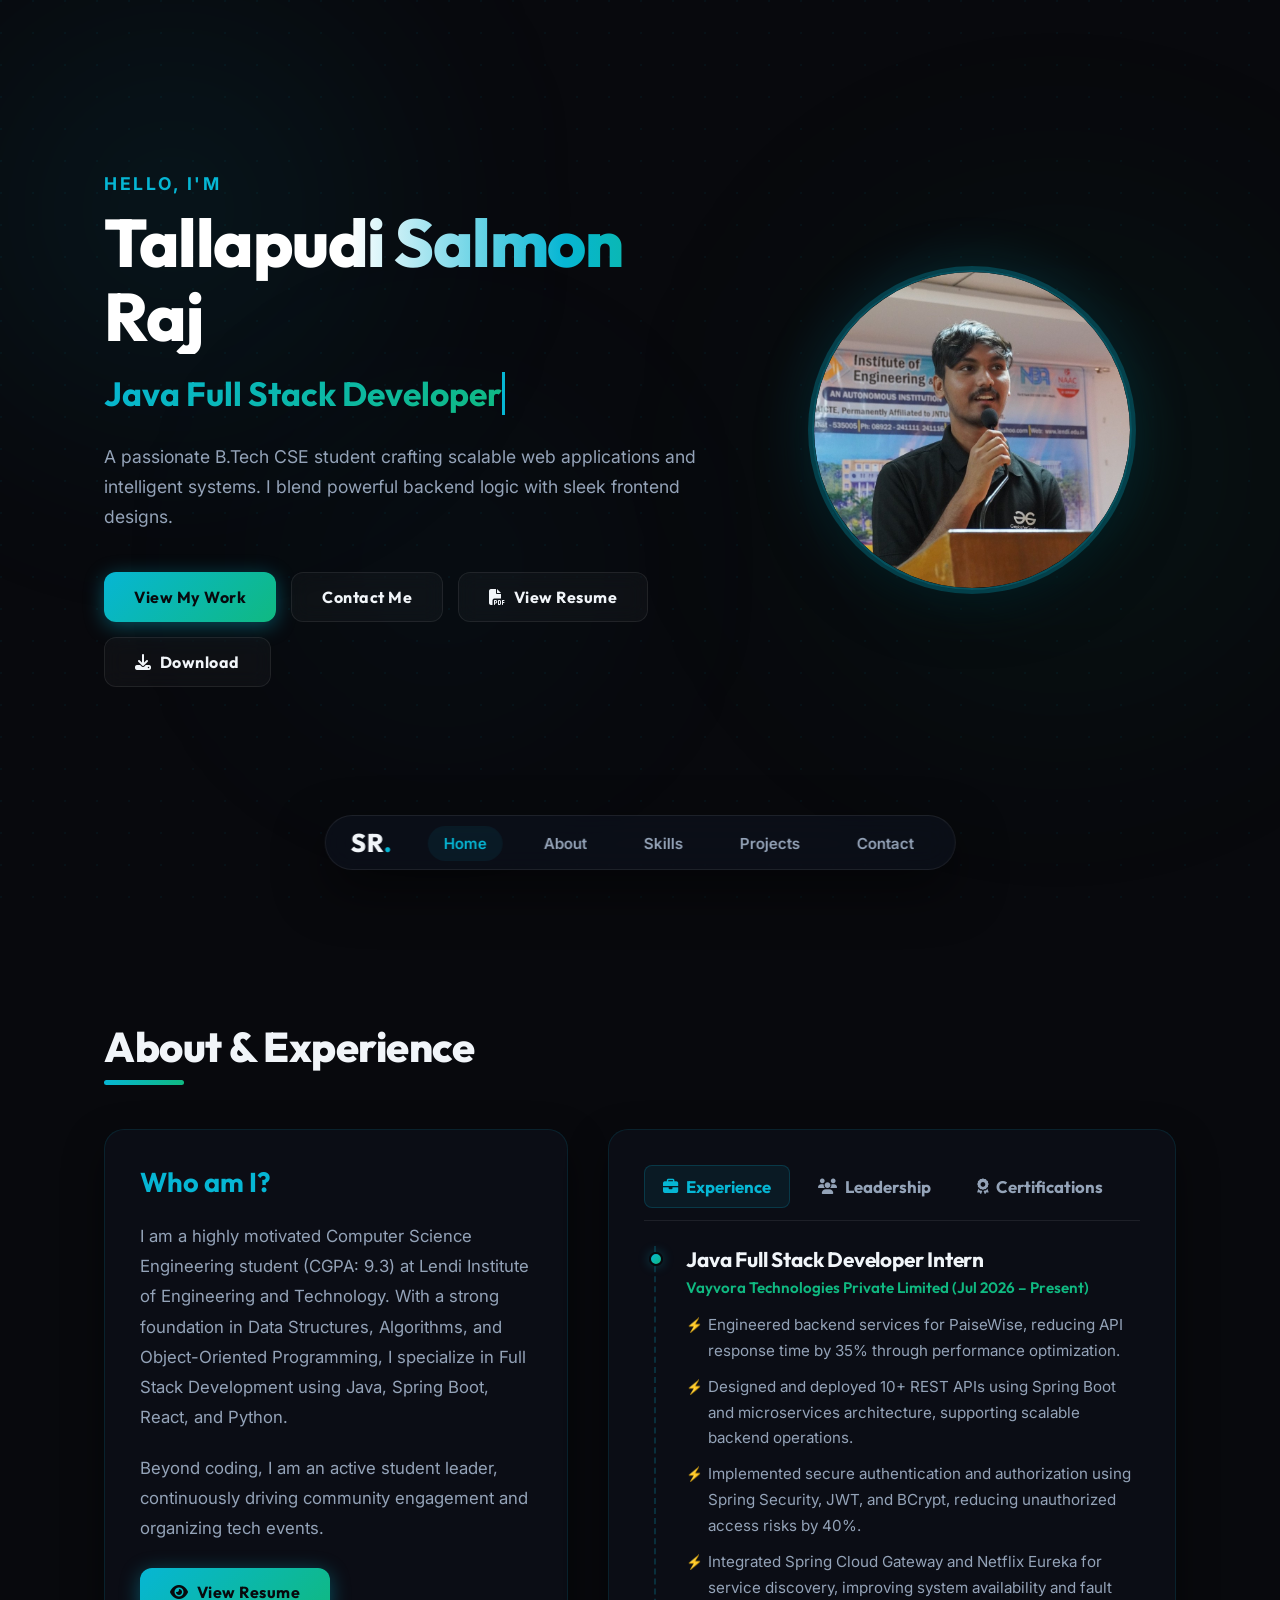
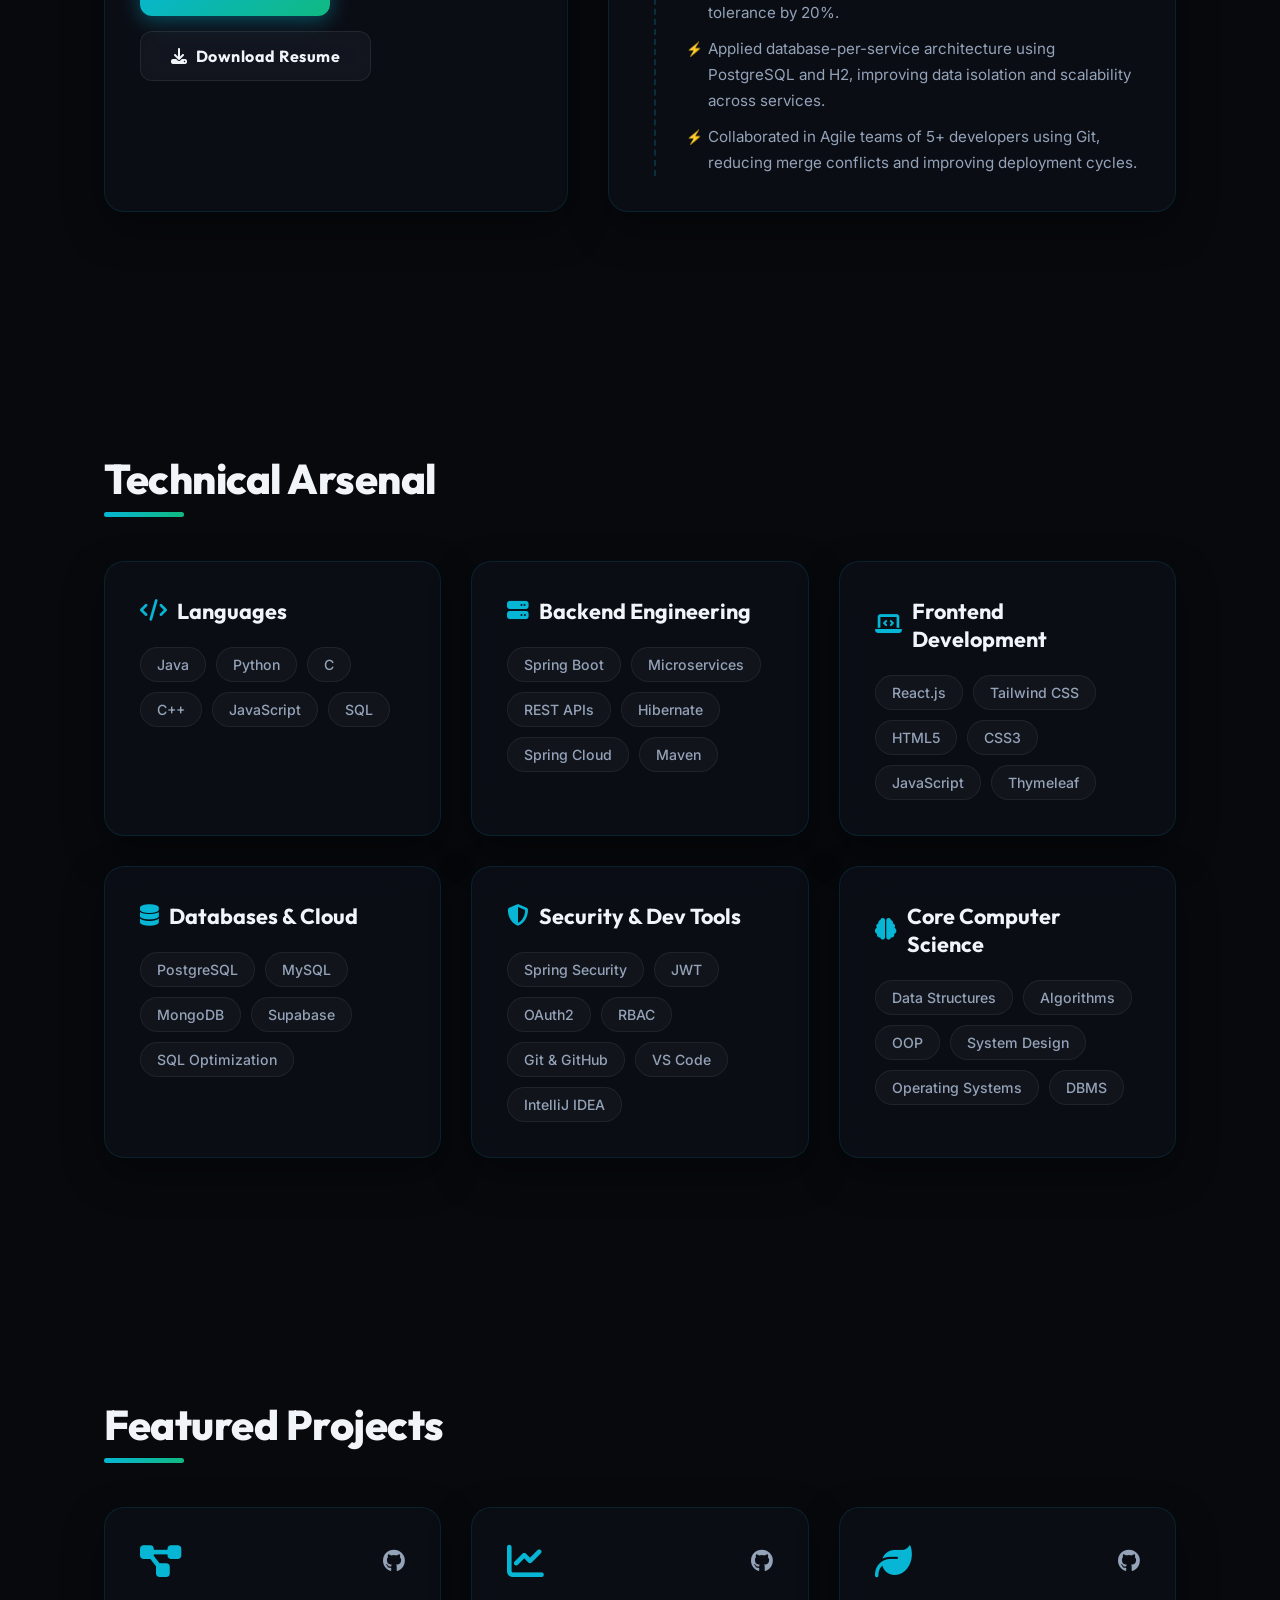
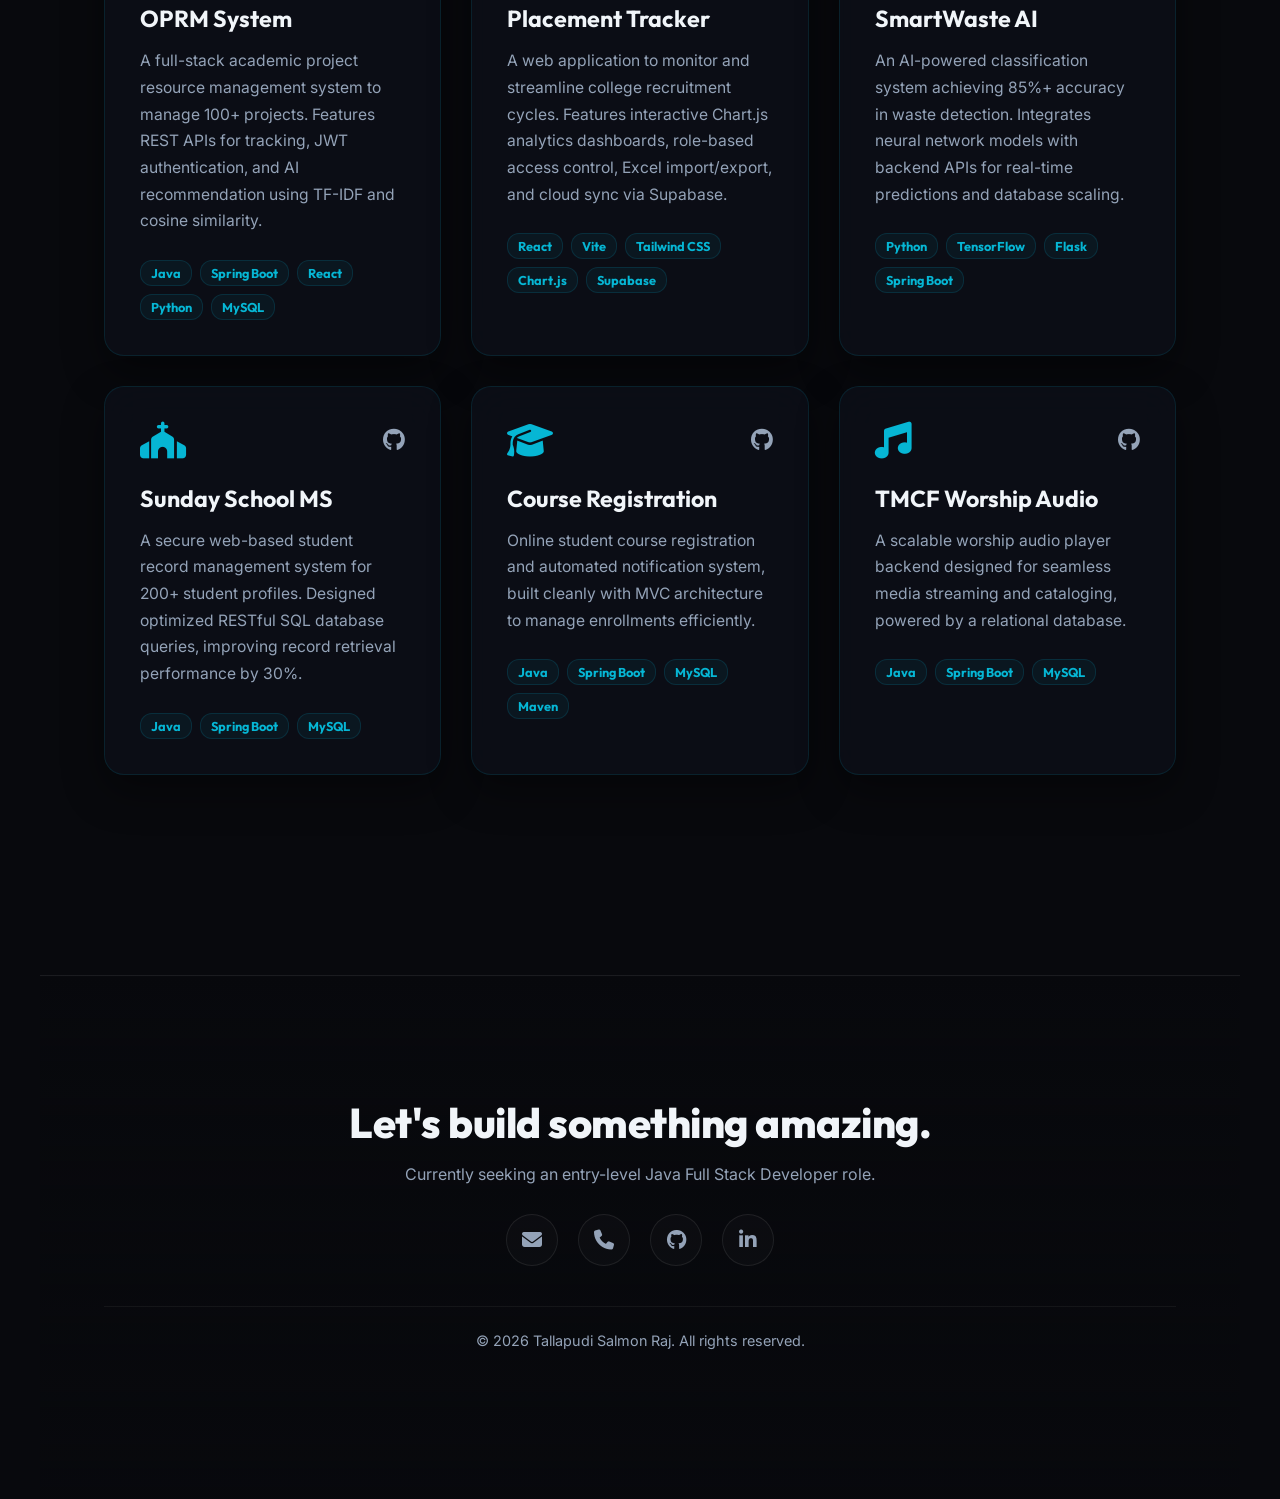
<file: index.html>
<!DOCTYPE html>
<html lang="en">
<head>
    <meta charset="UTF-8">
    <meta name="viewport" content="width=device-width, initial-scale=1.0">
    <meta name="description" content="Portfolio of Tallapudi Salmon Raj - Full Stack Developer, Class Representative, and PR & Outreach Lead for GFG.">
    <title>Salmon Raj | Full Stack Developer</title>
    <link rel="stylesheet" href="style.css?v=6">
    <link href="https://fonts.googleapis.com/css2?family=Outfit:wght@300;400;600;800&family=Inter:wght@400;500;700&display=swap" rel="stylesheet">
    <link rel="stylesheet" href="https://cdnjs.cloudflare.com/ajax/libs/font-awesome/6.4.0/css/all.min.css">
</head>
<body>
    <!-- Animated background blobs -->
    <div class="bg-shape shape-1"></div>
    <div class="bg-shape shape-2"></div>
    <div class="bg-shape shape-3"></div>

    <nav class="glass-nav">
        <div class="nav-content">
            <a href="#home" class="logo">SR<span class="dot">.</span></a>
            <ul class="nav-links">
                <li><a href="#home">Home</a></li>
                <li><a href="#about">About</a></li>
                <li><a href="#skills">Skills</a></li>
                <li><a href="#projects">Projects</a></li>
                <li><a href="#contact">Contact</a></li>
            </ul>
            <div class="mobile-menu-btn"><i class="fas fa-bars"></i></div>
        </div>
    </nav>

    <main>
        <!-- Hero Section -->
        <section id="home" class="hero section-spacing">
            <div class="hero-content fade-in">
                <p class="greeting">Hello, I'm</p>
                <h1 class="glitch-text" data-text="Tallapudi Salmon Raj">Tallapudi Salmon Raj</h1>
                <h2 class="typing-container">
                    <span class="typed-text"></span><span class="cursor">&nbsp;</span>
                </h2>
                <p class="hero-desc">
                    A passionate B.Tech CSE student crafting scalable web applications and intelligent systems. 
                    I blend powerful backend logic with sleek frontend designs.
                </p>
                <div class="hero-cta">
                    <a href="#projects" class="btn primary-btn">View My Work</a>
                    <a href="#contact" class="btn secondary-btn">Contact Me</a>
                    <a href="RESUME.pdf" target="_blank" class="btn secondary-btn"><i class="fas fa-file-pdf"></i> View Resume</a>
                    <a href="RESUME.pdf" download="Tallapudi_Salmon_Raj_Resume.pdf" class="btn secondary-btn"><i class="fas fa-download"></i> Download</a>
                </div>
            </div>
            <div class="hero-graphics fade-in">
                <div class="profile-photo-wrapper">
                    <img
                        src="Profile.jpeg"
                        alt="Tallapudi Salmon Raj Full Stack Developer"
                        class="profile-photo"
                    >
                </div>
            </div>
        </section>

        <!-- About & Experience Section -->
        <section id="about" class="about section-spacing">
            <h2 class="section-title fade-in">About & Experience <span class="accent-line"></span></h2>
            
            <div class="about-grid">
                <!-- Left Column: Bio -->
                <div class="bio glass-card fade-in">
                    <h3>Who am I?</h3>
                    <p>I am a highly motivated Computer Science Engineering student (CGPA: 9.3) at Lendi Institute of Engineering and Technology. With a strong foundation in Data Structures, Algorithms, and Object-Oriented Programming, I specialize in Full Stack Development using Java, Spring Boot, React, and Python.</p>
                    <p>Beyond coding, I am an active student leader, continuously driving community engagement and organizing tech events.</p>
                    <div class="hero-cta" style="margin-top: 25px;">
                        <a href="RESUME.pdf" target="_blank" class="btn primary-btn"><i class="fas fa-eye"></i> View Resume</a>
                        <a href="RESUME.pdf" download="Tallapudi_Salmon_Raj_Resume.pdf" class="btn secondary-btn"><i class="fas fa-download"></i> Download Resume</a>
                    </div>
                </div>

                <!-- Right Column: Interactive Experience Hub -->
                <div class="experience-hub glass-card fade-in">
                    <div class="tab-nav">
                        <button class="tab-btn active" data-tab="work">
                            <i class="fas fa-briefcase"></i> Experience
                        </button>
                        <button class="tab-btn" data-tab="leadership">
                            <i class="fas fa-users"></i> Leadership
                        </button>
                        <button class="tab-btn" data-tab="certs">
                            <i class="fas fa-award"></i> Certifications
                        </button>
                    </div>

                    <div class="tab-content">
                        <!-- Work Experience Pane -->
                        <div class="tab-pane active" id="work">
                            <div class="timeline">
                                <div class="timeline-item">
                                    <div class="timeline-dot"></div>
                                    <div class="timeline-content">
                                        <h4>Java Full Stack Developer Intern</h4>
                                        <h5>Vayvora Technologies Private Limited (Jul 2026 – Present)</h5>
                                        <ul>
                                            <li>Engineered backend services for PaiseWise, reducing API response time by 35% through performance optimization.</li>
                                            <li>Designed and deployed 10+ REST APIs using Spring Boot and microservices architecture, supporting scalable backend operations.</li>
                                            <li>Implemented secure authentication and authorization using Spring Security, JWT, and BCrypt, reducing unauthorized access risks by 40%.</li>
                                            <li>Integrated Spring Cloud Gateway and Netflix Eureka for service discovery, improving system availability and fault tolerance by 20%.</li>
                                            <li>Applied database-per-service architecture using PostgreSQL and H2, improving data isolation and scalability across services.</li>
                                            <li>Collaborated in Agile teams of 5+ developers using Git, reducing merge conflicts and improving deployment cycles.</li>
                                        </ul>
                                    </div>
                                </div>
                            </div>
                        </div>

                        <!-- Leadership Pane -->
                        <div class="tab-pane" id="leadership">
                            <div class="timeline">
                                <div class="timeline-item">
                                    <div class="timeline-dot"></div>
                                    <div class="timeline-content">
                                        <h4>PR & Outreach Lead</h4>
                                        <h5>GeeksforGeeks Campus Mantri Program (2025 – 2026)</h5>
                                        <p>Led outreach initiatives and organized technical events, significantly increasing student engagement in coding activities across the campus.</p>
                                    </div>
                                </div>
                                <div class="timeline-item">
                                    <div class="timeline-dot"></div>
                                    <div class="timeline-content">
                                        <h4>Class Representative</h4>
                                        <h5>Lendi Institute of Engineering and Technology</h5>
                                        <p>Act as the primary liaison between students and faculty, ensuring smooth communication and resolving academic concerns effectively.</p>
                                    </div>
                                </div>
                            </div>
                        </div>

                        <!-- Certifications Pane -->
                        <div class="tab-pane" id="certs">
                            <ul class="cert-list">
                                <li>
                                    <div class="cert-info">
                                        <span class="cert-title">ServiceNow Certified System Administrator (CSA)</span>
                                        <span class="cert-date">Jul 2026</span>
                                    </div>
                                </li>
                                <li>
                                    <div class="cert-info">
                                        <span class="cert-title">EduSkills – Prompt Engineering for AI</span>
                                        <span class="cert-date">2026</span>
                                    </div>
                                </li>
                                <li>
                                    <div class="cert-info">
                                        <span class="cert-title">EduSkills – Java Full Stack Development</span>
                                        <span class="cert-date">2025</span>
                                    </div>
                                </li>
                                <li>
                                    <div class="cert-info">
                                        <span class="cert-title">Versant English Communication Certification</span>
                                        <span class="cert-date">2024</span>
                                    </div>
                                </li>
                            </ul>
                        </div>
                    </div>
                </div>
            </div>
        </section>

        <!-- Skills Section -->
        <section id="skills" class="skills section-spacing">
            <h2 class="section-title fade-in">Technical Arsenal <span class="accent-line"></span></h2>
            <div class="skills-container fade-in">
                <!-- 1. Programming Languages -->
                <div class="skill-category glass-card">
                    <h3><i class="fas fa-code"></i> Languages</h3>
                    <div class="skill-tags">
                        <span>Java</span>
                        <span>Python</span>
                        <span>C</span>
                        <span>C++</span>
                        <span>JavaScript</span>
                        <span>SQL</span>
                    </div>
                </div>

                <!-- 2. Backend Engineering -->
                <div class="skill-category glass-card">
                    <h3><i class="fas fa-server"></i> Backend Engineering</h3>
                    <div class="skill-tags">
                        <span>Spring Boot</span>
                        <span>Microservices</span>
                        <span>REST APIs</span>
                        <span>Hibernate</span>
                        <span>Spring Cloud</span>
                        <span>Maven</span>
                    </div>
                </div>

                <!-- 3. Frontend Development -->
                <div class="skill-category glass-card">
                    <h3><i class="fas fa-laptop-code"></i> Frontend Development</h3>
                    <div class="skill-tags">
                        <span>React.js</span>
                        <span>Tailwind CSS</span>
                        <span>HTML5</span>
                        <span>CSS3</span>
                        <span>JavaScript</span>
                        <span>Thymeleaf</span>
                    </div>
                </div>

                <!-- 4. Databases & Cloud -->
                <div class="skill-category glass-card">
                    <h3><i class="fas fa-database"></i> Databases & Cloud</h3>
                    <div class="skill-tags">
                        <span>PostgreSQL</span>
                        <span>MySQL</span>
                        <span>MongoDB</span>
                        <span>Supabase</span>
                        <span>SQL Optimization</span>
                    </div>
                </div>

                <!-- 5. Security & Dev Tools -->
                <div class="skill-category glass-card">
                    <h3><i class="fas fa-shield-alt"></i> Security & Dev Tools</h3>
                    <div class="skill-tags">
                        <span>Spring Security</span>
                        <span>JWT</span>
                        <span>OAuth2</span>
                        <span>RBAC</span>
                        <span>Git & GitHub</span>
                        <span>VS Code</span>
                        <span>IntelliJ IDEA</span>
                    </div>
                </div>

                <!-- 6. Core Computer Science -->
                <div class="skill-category glass-card">
                    <h3><i class="fas fa-brain"></i> Core Computer Science</h3>
                    <div class="skill-tags">
                        <span>Data Structures</span>
                        <span>Algorithms</span>
                        <span>OOP</span>
                        <span>System Design</span>
                        <span>Operating Systems</span>
                        <span>DBMS</span>
                    </div>
                </div>
            </div>
        </section>

        <!-- Projects Section -->
        <section id="projects" class="projects section-spacing">
            <h2 class="section-title fade-in">Featured Projects <span class="accent-line"></span></h2>
            
            <div class="project-grid">
                <!-- Project 1: OPRM System -->
                <div class="project-card glass-card fade-in">
                    <div class="project-content">
                        <div class="project-header">
                            <i class="fas fa-project-diagram project-icon"></i>
                            <div class="project-links">
                                <a href="https://github.com/Salmon3740/oprm-system" target="_blank" title="View Code"><i class="fab fa-github"></i></a>
                            </div>
                        </div>
                        <h3 class="project-title">OPRM System</h3>
                        <p class="project-description">A full-stack academic project resource management system to manage 100+ projects. Features REST APIs for tracking, JWT authentication, and AI recommendation using TF-IDF and cosine similarity.</p>
                        <div class="project-tech">
                            <span>Java</span><span>Spring Boot</span><span>React</span><span>Python</span><span>MySQL</span>
                        </div>
                    </div>
                </div>

                <!-- Project 2: Placement Tracker -->
                <div class="project-card glass-card fade-in">
                    <div class="project-content">
                        <div class="project-header">
                            <i class="fas fa-chart-line project-icon"></i>
                            <div class="project-links">
                                <a href="https://github.com/Salmon3740/oprm-system" target="_blank" title="View Code"><i class="fab fa-github"></i></a>
                            </div>
                        </div>
                        <h3 class="project-title">Placement Tracker</h3>
                        <p class="project-description">A web application to monitor and streamline college recruitment cycles. Features interactive Chart.js analytics dashboards, role-based access control, Excel import/export, and cloud sync via Supabase.</p>
                        <div class="project-tech">
                            <span>React</span><span>Vite</span><span>Tailwind CSS</span><span>Chart.js</span><span>Supabase</span>
                        </div>
                    </div>
                </div>

                <!-- Project 3: SmartWaste AI -->
                <div class="project-card glass-card fade-in">
                    <div class="project-content">
                        <div class="project-header">
                            <i class="fas fa-leaf project-icon"></i>
                            <div class="project-links">
                                <a href="https://github.com/Salmon3740/smartwaste-using-CNN" target="_blank" title="View Code"><i class="fab fa-github"></i></a>
                            </div>
                        </div>
                        <h3 class="project-title">SmartWaste AI</h3>
                        <p class="project-description">An AI-powered classification system achieving 85%+ accuracy in waste detection. Integrates neural network models with backend APIs for real-time predictions and database scaling.</p>
                        <div class="project-tech">
                            <span>Python</span><span>TensorFlow</span><span>Flask</span><span>Spring Boot</span>
                        </div>
                    </div>
                </div>

                <!-- Project 4: Sunday School MS -->
                <div class="project-card glass-card fade-in">
                    <div class="project-content">
                        <div class="project-header">
                            <i class="fas fa-church project-icon"></i>
                            <div class="project-links">
                                <a href="https://github.com/Salmon3740/sundayschool" target="_blank" title="View Code"><i class="fab fa-github"></i></a>
                            </div>
                        </div>
                        <h3 class="project-title">Sunday School MS</h3>
                        <p class="project-description">A secure web-based student record management system for 200+ student profiles. Designed optimized RESTful SQL database queries, improving record retrieval performance by 30%.</p>
                        <div class="project-tech">
                            <span>Java</span><span>Spring Boot</span><span>MySQL</span>
                        </div>
                    </div>
                </div>

                <!-- Project 5: Course Registration -->
                <div class="project-card glass-card fade-in">
                    <div class="project-content">
                        <div class="project-header">
                            <i class="fas fa-graduation-cap project-icon"></i>
                            <div class="project-links">
                                <a href="https://github.com/Salmon3740/course-registration" target="_blank" title="View Code"><i class="fab fa-github"></i></a>
                            </div>
                        </div>
                        <h3 class="project-title">Course Registration</h3>
                        <p class="project-description">Online student course registration and automated notification system, built cleanly with MVC architecture to manage enrollments efficiently.</p>
                        <div class="project-tech">
                            <span>Java</span><span>Spring Boot</span><span>MySQL</span><span>Maven</span>
                        </div>
                    </div>
                </div>

                <!-- Project 6: TMCF Worship Audio -->
                <div class="project-card glass-card fade-in">
                    <div class="project-content">
                        <div class="project-header">
                            <i class="fas fa-music project-icon"></i>
                            <div class="project-links">
                                <a href="https://github.com/Salmon3740/tmcf-worship-audio" target="_blank" title="View Code"><i class="fab fa-github"></i></a>
                            </div>
                        </div>
                        <h3 class="project-title">TMCF Worship Audio</h3>
                        <p class="project-description">A scalable worship audio player backend designed for seamless media streaming and cataloging, powered by a relational database.</p>
                        <div class="project-tech">
                            <span>Java</span><span>Spring Boot</span><span>MySQL</span>
                        </div>
                    </div>
                </div>
            </div>
        </section>
    </main>

    <!-- Footer / Contact -->
    <footer id="contact" class="glass-footer section-spacing">
        <div class="footer-content fade-in">
            <h2>Let's build something amazing.</h2>
            <p>Currently seeking an entry-level Java Full Stack Developer role.</p>
            <div class="social-links">
                <a href="mailto:salmanraajtaallapudi@gmail.com" class="social-icon" title="Email: salmanraajtaallapudi@gmail.com"><i class="fas fa-envelope"></i></a>
                <a href="tel:+918341875871" class="social-icon" title="Call: +91 8341875871"><i class="fas fa-phone"></i></a>
                <a href="https://github.com/Salmon3740" target="_blank" class="social-icon" title="GitHub"><i class="fab fa-github"></i></a>
                <a href="https://www.linkedin.com/in/tallapudi-salmon-raj" target="_blank" class="social-icon" title="LinkedIn"><i class="fab fa-linkedin-in"></i></a>
            </div>
            <p class="copyright">&copy; <span id="year"></span> Tallapudi Salmon Raj. All rights reserved.</p>
        </div>
    </footer>

    <script src="script.js?v=5"></script>
</body>
</html>
</file>
<file: style.css>
:root {
    --bg-color: #08090d;
    --card-bg: rgba(13, 16, 27, 0.7);
    --text-primary: #f1f5f9;
    --text-secondary: #94a3b8;
    --accent-color: #06b6d4;         /* Electric Cyan */
    --accent-secondary: #10b981;     /* Emerald Mint */
    --accent-glow: rgba(6, 182, 212, 0.3);
    --glass-border: rgba(6, 182, 212, 0.12);
    --glass-shadow: 0 16px 40px 0 rgba(0, 0, 0, 0.4);
    --font-heading: 'Outfit', sans-serif;
    --font-body: 'Inter', sans-serif;
    --transition: all 0.35s cubic-bezier(0.25, 0.8, 0.25, 1);
}

* {
    margin: 0;
    padding: 0;
    box-sizing: border-box;
}

html {
    scroll-behavior: smooth;
    background-color: var(--bg-color);
    color: var(--text-primary);
    font-family: var(--font-body);
    overflow-x: hidden;
}

body {
    overflow-x: hidden;
    position: relative;
}

body::before {
    content: '';
    position: fixed;
    top: 0;
    left: 0;
    width: 100%;
    height: 100%;
    background-image: 
        radial-gradient(circle at 1px 1px, rgba(6, 182, 212, 0.05) 1px, transparent 0);
    background-size: 32px 32px;
    z-index: -2;
    pointer-events: none;
}

/* Background Blobs */
.bg-shape {
    position: fixed;
    filter: blur(130px);
    z-index: -1;
    border-radius: 50%;
    animation: drift 25s infinite alternate;
    opacity: 0.65;
}

.shape-1 {
    top: -10%;
    left: -10%;
    width: 600px;
    height: 600px;
    background: radial-gradient(circle, rgba(6, 182, 212, 0.2) 0%, transparent 70%);
}

.shape-2 {
    bottom: 10%;
    right: -10%;
    width: 700px;
    height: 700px;
    background: radial-gradient(circle, rgba(16, 185, 129, 0.15) 0%, transparent 70%);
    animation-delay: -6s;
}

.shape-3 {
    top: 35%;
    left: 15%;
    width: 500px;
    height: 500px;
    background: radial-gradient(circle, rgba(6, 182, 212, 0.1) 0%, transparent 70%);
    animation-delay: -12s;
}

@keyframes drift {
    0% { transform: translate(0, 0) scale(1); }
    100% { transform: translate(60px, 60px) scale(1.15); }
}

/* Typography */
h1, h2, h3, h4, h5 {
    font-family: var(--font-heading);
    color: var(--text-primary);
}

a {
    text-decoration: none;
    color: inherit;
    transition: var(--transition);
}

.section-spacing {
    padding: 120px 5%;
    max-width: 1200px;
    margin: 0 auto;
}

.section-title {
    font-size: 2.6rem;
    font-weight: 800;
    margin-bottom: 3.5rem;
    position: relative;
    display: inline-block;
    letter-spacing: -0.5px;
}

.accent-line {
    position: absolute;
    bottom: -12px;
    left: 0;
    width: 80px;
    height: 5px;
    background: linear-gradient(90deg, var(--accent-color), var(--accent-secondary));
    border-radius: 3px;
}

/* Glassmorphism Cards */
.glass-card {
    background: var(--card-bg);
    backdrop-filter: blur(20px);
    -webkit-backdrop-filter: blur(20px);
    border: 1px solid var(--glass-border);
    border-radius: 20px;
    padding: 35px;
    box-shadow: var(--glass-shadow);
    transition: var(--transition);
    position: relative;
    overflow: hidden;
}

.glass-card::before {
    content: '';
    position: absolute;
    top: 0;
    left: 0;
    width: 100%;
    height: 3px;
    background: linear-gradient(90deg, var(--accent-color), var(--accent-secondary));
    opacity: 0;
    transition: var(--transition);
}

.glass-card:hover {
    transform: translateY(-6px);
    border-color: rgba(6, 182, 212, 0.3);
    box-shadow: 0 20px 45px -10px rgba(0, 0, 0, 0.6), 0 0 20px rgba(6, 182, 212, 0.1);
}

.glass-card:hover::before {
    opacity: 1;
}

/* Floating Bottom Dock Nav */
.glass-nav {
    position: fixed;
    bottom: 30px;
    left: 50%;
    transform: translateX(-50%);
    width: auto;
    z-index: 1000;
    background: rgba(13, 16, 27, 0.75);
    backdrop-filter: blur(15px);
    -webkit-backdrop-filter: blur(15px);
    border: 1px solid rgba(255, 255, 255, 0.08);
    border-radius: 40px;
    padding: 10px 25px;
    box-shadow: 0 20px 50px rgba(0,0,0,0.5);
    transition: var(--transition);
}

.nav-content {
    display: flex;
    align-items: center;
    gap: 35px;
}

.logo {
    font-family: var(--font-heading);
    font-size: 1.6rem;
    font-weight: 800;
    letter-spacing: 0.5px;
    color: var(--text-primary);
}

.logo .dot {
    color: var(--accent-color);
}

.nav-links {
    display: flex;
    list-style: none;
    gap: 25px;
    align-items: center;
}

.nav-links li a {
    font-size: 0.95rem;
    font-weight: 600;
    color: var(--text-secondary);
    padding: 8px 16px;
    border-radius: 30px;
    transition: var(--transition);
}

.nav-links li a:hover,
.nav-links li a.active {
    color: var(--accent-color);
    background: rgba(6, 182, 212, 0.08);
}

.mobile-menu-btn {
    display: none;
    font-size: 1.3rem;
    cursor: pointer;
    color: var(--text-primary);
}

/* Hero Section */
.hero {
    min-height: 100vh;
    display: flex;
    align-items: center;
    justify-content: space-between;
    padding-top: 80px;
    gap: 50px;
}

.hero-content {
    flex: 1.2;
    max-width: 650px;
}

.greeting {
    color: var(--accent-color);
    font-size: 1.1rem;
    font-weight: 700;
    margin-bottom: 12px;
    letter-spacing: 2.5px;
    text-transform: uppercase;
}

.glitch-text {
    font-size: 4.2rem;
    font-weight: 800;
    line-height: 1.1;
    margin-bottom: 18px;
    letter-spacing: -1.5px;
    background: linear-gradient(to right, #ffffff 40%, #06b6d4 75%, #10b981 100%);
    -webkit-background-clip: text;
    -webkit-text-fill-color: transparent;
}

.typing-container {
    font-size: 2.1rem;
    color: var(--text-secondary);
    margin-bottom: 25px;
    min-height: 45px;
}

.typed-text {
    background: linear-gradient(135deg, var(--accent-color), var(--accent-secondary));
    -webkit-background-clip: text;
    -webkit-text-fill-color: transparent;
    font-weight: 700;
}

.cursor {
    display: inline-block;
    width: 3px;
    background-color: var(--accent-color);
    animation: blink 1s infinite;
}

@keyframes blink {
    0%, 100% { opacity: 1; }
    50% { opacity: 0; }
}

.hero-desc {
    color: var(--text-secondary);
    font-size: 1.1rem;
    line-height: 1.7;
    margin-bottom: 40px;
}

.hero-cta {
    display: flex;
    gap: 15px;
    flex-wrap: wrap;
}

.btn {
    padding: 14px 30px;
    border-radius: 12px;
    font-weight: 700;
    font-family: var(--font-heading);
    letter-spacing: 0.5px;
    cursor: pointer;
    transition: var(--transition);
    display: inline-flex;
    align-items: center;
    gap: 8px;
}

.primary-btn {
    background: linear-gradient(135deg, var(--accent-color), var(--accent-secondary));
    color: #08090d;
    box-shadow: 0 4px 20px rgba(6, 182, 212, 0.4);
}

.primary-btn:hover {
    transform: translateY(-4px);
    box-shadow: 0 8px 25px rgba(6, 182, 212, 0.6);
}

.secondary-btn {
    background: rgba(255, 255, 255, 0.03);
    border: 1px solid rgba(255, 255, 255, 0.08);
    color: var(--text-primary);
    backdrop-filter: blur(10px);
}

.secondary-btn:hover {
    background: rgba(6, 182, 212, 0.08);
    border-color: rgba(6, 182, 212, 0.3);
    transform: translateY(-4px);
}

.hero-graphics {
    flex: 0.8;
    display: flex;
    justify-content: center;
    align-items: center;
}

.profile-photo-wrapper {
    width: 320px;
    height: 320px;
    border-radius: 50%;
    animation: float 6s ease-in-out infinite;
    box-shadow:
        0 0 0 4px rgba(6, 182, 212, 0.25),
        0 0 50px 8px rgba(6, 182, 212, 0.15),
        0 20px 60px -10px rgba(0, 0, 0, 0.7);
    transition: var(--transition);
    overflow: hidden;
    border: 2px solid rgba(6, 182, 212, 0.4);
    display: flex;
    justify-content: center;
    align-items: center;
    flex-shrink: 0;
}

.profile-photo-wrapper:hover {
    box-shadow:
        0 0 0 6px rgba(16, 185, 129, 0.5),
        0 0 65px 15px rgba(16, 185, 129, 0.25),
        0 24px 75px -10px rgba(0, 0, 0, 0.8);
    transform: scale(1.05);
    border-color: var(--accent-secondary);
}

.profile-photo {
    display: block;
    width: 100%;
    height: 100%;
    border-radius: 50%;
    object-fit: cover;
    object-position: center top;
    transition: transform 0.4s ease;
}

@keyframes float {
    0%   { transform: translateY(0px); }
    50%  { transform: translateY(-14px); }
    100% { transform: translateY(0px); }
}

/* About & Interactive Experience Section */
.about-grid {
    display: grid;
    grid-template-columns: 0.9fr 1.1fr;
    gap: 40px;
}

.bio p {
    color: var(--text-secondary);
    line-height: 1.8;
    margin-bottom: 20px;
    font-size: 1.05rem;
}

.bio h3 {
    margin-bottom: 22px;
    color: var(--accent-color);
    font-size: 1.7rem;
    font-weight: 700;
}

/* Interactive Tabs styling */
.experience-hub {
    display: flex;
    flex-direction: column;
    height: 100%;
}

.tab-nav {
    display: flex;
    gap: 10px;
    margin-bottom: 25px;
    border-bottom: 1px solid rgba(255, 255, 255, 0.08);
    padding-bottom: 12px;
}

.tab-btn {
    background: transparent;
    border: none;
    outline: none;
    color: var(--text-secondary);
    font-family: var(--font-heading);
    font-size: 1.05rem;
    font-weight: 700;
    padding: 10px 18px;
    cursor: pointer;
    border-radius: 8px;
    transition: var(--transition);
    display: flex;
    align-items: center;
    gap: 8px;
}

.tab-btn i {
    font-size: 0.95rem;
}

.tab-btn:hover {
    color: var(--text-primary);
    background: rgba(255, 255, 255, 0.03);
}

.tab-btn.active {
    color: var(--accent-color);
    background: rgba(6, 182, 212, 0.08);
    border: 1px solid rgba(6, 182, 212, 0.2);
}

.tab-pane {
    display: none;
    opacity: 0;
    transform: translateY(15px);
    transition: opacity 0.4s ease, transform 0.4s ease;
}

.tab-pane.active {
    display: block;
    opacity: 1;
    transform: translateY(0);
}

/* Timeline Styling */
.timeline {
    position: relative;
    border-left: 2px dashed rgba(6, 182, 212, 0.2);
    padding-left: 30px;
    margin-left: 10px;
}

.timeline-item {
    position: relative;
    margin-bottom: 30px;
}

.timeline-item:last-child {
    margin-bottom: 0;
}

.timeline-dot {
    position: absolute;
    left: -37px;
    top: 6px;
    width: 14px;
    height: 14px;
    border-radius: 50%;
    background: linear-gradient(135deg, var(--accent-color), var(--accent-secondary));
    box-shadow: 0 0 12px var(--accent-glow);
    border: 2px solid var(--bg-color);
}

.timeline-content h4 {
    font-size: 1.3rem;
    margin-bottom: 6px;
    font-weight: 700;
    letter-spacing: -0.2px;
}

.timeline-content h5 {
    color: var(--accent-secondary);
    font-size: 0.95rem;
    margin-bottom: 15px;
    font-weight: 600;
}

.timeline-content p {
    color: var(--text-secondary);
    font-size: 1rem;
    line-height: 1.7;
}

.timeline-content ul {
    list-style: none;
    padding: 0;
    margin-top: 12px;
}

.timeline-content li {
    color: var(--text-secondary);
    font-size: 0.95rem;
    line-height: 1.7;
    position: relative;
    padding-left: 22px;
    margin-bottom: 10px;
}

.timeline-content li::before {
    content: "⚡";
    position: absolute;
    left: 0;
    font-size: 0.85rem;
    top: 2px;
}

.timeline-content li:last-child {
    margin-bottom: 0;
}

/* Certifications Layout */
.cert-list {
    list-style: none;
    padding: 0;
    margin: 0;
}

.cert-list li {
    position: relative;
    padding-left: 30px;
    margin-bottom: 20px;
}

.cert-list li::before {
    content: "🏆";
    position: absolute;
    left: 0;
    top: 2px;
    font-size: 1.1rem;
}

.cert-list li:last-child {
    margin-bottom: 0;
}

.cert-info {
    display: flex;
    justify-content: space-between;
    align-items: flex-start;
    gap: 15px;
}

.cert-title {
    font-size: 1.05rem;
    color: var(--text-primary);
    font-weight: 600;
    line-height: 1.4;
}

.cert-date {
    font-size: 0.9rem;
    color: var(--accent-secondary);
    font-family: var(--font-heading);
    font-weight: 600;
    white-space: nowrap;
}

/* Skills Section */
.skills-container {
    display: grid;
    grid-template-columns: repeat(3, 1fr);
    gap: 30px;
}

.skill-category {
    display: flex;
    flex-direction: column;
    height: 100%;
}

.skill-category h3 {
    margin-bottom: 22px;
    display: flex;
    align-items: center;
    gap: 10px;
    font-size: 1.35rem;
    font-weight: 700;
}

.skill-category h3 i {
    color: var(--accent-color);
}

.skill-tags {
    display: flex;
    flex-wrap: wrap;
    gap: 10px;
}

.skill-tags span {
    background: rgba(255, 255, 255, 0.03);
    border: 1px solid rgba(255, 255, 255, 0.06);
    padding: 8px 16px;
    border-radius: 30px;
    font-size: 0.88rem;
    color: var(--text-secondary);
    font-weight: 500;
    transition: var(--transition);
}

.skill-tags span:hover {
    background: rgba(6, 182, 212, 0.08);
    border-color: var(--accent-color);
    color: #fff;
    transform: translateY(-3px);
    box-shadow: 0 4px 12px rgba(6, 182, 212, 0.15);
}

/* Projects Section */
.project-grid {
    display: grid;
    grid-template-columns: repeat(auto-fit, minmax(320px, 1fr));
    gap: 30px;
}

.project-card {
    display: flex;
    flex-direction: column;
    height: 100%;
}

.project-header {
    display: flex;
    justify-content: space-between;
    align-items: center;
    margin-bottom: 25px;
}

.project-icon {
    font-size: 2.3rem;
    color: var(--accent-color);
}

.project-links {
    display: flex;
    align-items: center;
    gap: 12px;
}

.project-links a {
    color: var(--text-secondary);
    font-size: 1.4rem;
    display: flex;
    align-items: center;
    transition: var(--transition);
}

.project-links a:hover {
    color: var(--accent-color);
    transform: scale(1.15);
}

.live-demo-btn {
    display: inline-flex;
    align-items: center;
    gap: 6px;
    padding: 6px 14px;
    border-radius: 20px;
    font-size: 0.8rem;
    font-family: var(--font-heading);
    font-weight: 700;
    letter-spacing: 0.3px;
    color: #a7f3d0;
    background: rgba(16, 185, 129, 0.08);
    border: 1px solid rgba(16, 185, 129, 0.25);
    transition: var(--transition);
    white-space: nowrap;
}

.live-demo-btn:hover {
    background: rgba(16, 185, 129, 0.16);
    border-color: var(--accent-secondary);
    color: #34d399;
    box-shadow: 0 0 15px rgba(16, 185, 129, 0.25);
    transform: translateY(-2px);
}

.live-dot {
    width: 6px;
    height: 6px;
    border-radius: 50%;
    background: #10b981;
    box-shadow: 0 0 6px #10b981;
    animation: pulse-dot 1.8s ease-in-out infinite;
    flex-shrink: 0;
}

@keyframes pulse-dot {
    0%, 100% { opacity: 1; transform: scale(1); }
    50% { opacity: 0.4; transform: scale(0.7); }
}

.project-title {
    font-size: 1.45rem;
    margin-bottom: 15px;
    font-weight: 700;
}

.project-description {
    color: var(--text-secondary);
    font-size: 0.98rem;
    line-height: 1.7;
    margin-bottom: 25px;
    flex-grow: 1;
}

.project-tech {
    display: flex;
    flex-wrap: wrap;
    gap: 8px;
    margin-top: auto;
}

.project-tech span {
    font-family: var(--font-heading);
    font-size: 0.8rem;
    font-weight: 700;
    color: var(--accent-color);
    background: rgba(6, 182, 212, 0.06);
    border: 1px solid rgba(6, 182, 212, 0.15);
    padding: 4px 10px;
    border-radius: 12px;
}

/* Footer Section */
.glass-footer {
    text-align: center;
    border-top: 1px solid rgba(255, 255, 255, 0.08);
    margin-top: 80px;
    padding-bottom: 120px; /* Space for the floating bottom nav */
    background: linear-gradient(to top, rgba(8, 9, 13, 0.95), transparent);
}

.footer-content h2 {
    font-size: 2.6rem;
    margin-bottom: 15px;
    letter-spacing: -0.5px;
    font-weight: 800;
}

.footer-content p {
    color: var(--text-secondary);
    margin-bottom: 30px;
}

.social-links {
    display: flex;
    justify-content: center;
    gap: 20px;
    margin-bottom: 40px;
}

.social-icon {
    width: 52px;
    height: 52px;
    border-radius: 50%;
    background: rgba(255, 255, 255, 0.02);
    border: 1px solid rgba(255, 255, 255, 0.08);
    display: flex;
    justify-content: center;
    align-items: center;
    font-size: 1.25rem;
    color: var(--text-secondary);
    transition: var(--transition);
}

.social-icon:hover {
    color: #08090d;
    background: linear-gradient(135deg, var(--accent-color), var(--accent-secondary));
    border-color: transparent;
    transform: translateY(-5px) scale(1.08);
    box-shadow: 0 10px 20px rgba(6, 182, 212, 0.3);
}

.copyright {
    font-size: 0.9rem;
    border-top: 1px solid rgba(255, 255, 255, 0.05);
    padding-top: 25px;
    margin-bottom: 0;
}

/* Scroll Animations */
.fade-in {
    opacity: 0;
    transform: translateY(35px);
    transition: opacity 0.8s cubic-bezier(0.25, 0.8, 0.25, 1), transform 0.8s cubic-bezier(0.25, 0.8, 0.25, 1);
}

.fade-in.appear {
    opacity: 1;
    transform: translateY(0);
}

/* Responsive Design */
@media (max-width: 992px) {
    .hero {
        flex-direction: column-reverse;
        text-align: center;
        padding-top: 120px;
        gap: 30px;
    }
    
    .hero-cta {
        justify-content: center;
    }
    
    .hero-graphics {
        margin-bottom: 30px;
    }
    
    .profile-photo-wrapper {
        width: 250px;
        height: 250px;
    }
    
    .profile-photo {
        width: 100%;
        height: 100%;
    }
    
    .about-grid {
        grid-template-columns: 1fr;
        gap: 30px;
    }

    .skills-container {
        grid-template-columns: repeat(2, 1fr);
        gap: 25px;
    }
}

@media (max-width: 768px) {
    .glass-nav {
        width: 90%;
        bottom: 20px;
        border-radius: 30px;
        padding: 8px 15px;
    }
    
    .nav-content {
        gap: 0;
        justify-content: space-between;
        width: 100%;
    }

    .nav-links {
        display: none; /* Hide standard links on mobile, relying on hamburger or touch scrolling */
    }
    
    .mobile-menu-btn {
        display: block;
    }
    
    .section-title {
        font-size: 2.1rem;
        margin-bottom: 2.5rem;
    }
    
    .glitch-text {
        font-size: 2.8rem;
    }
    
    .typing-container {
        font-size: 1.6rem;
    }
    
    .section-spacing {
        padding: 80px 5%;
    }
}

@media (max-width: 650px) {
    .skills-container {
        grid-template-columns: 1fr;
        gap: 20px;
    }
}
</file>
